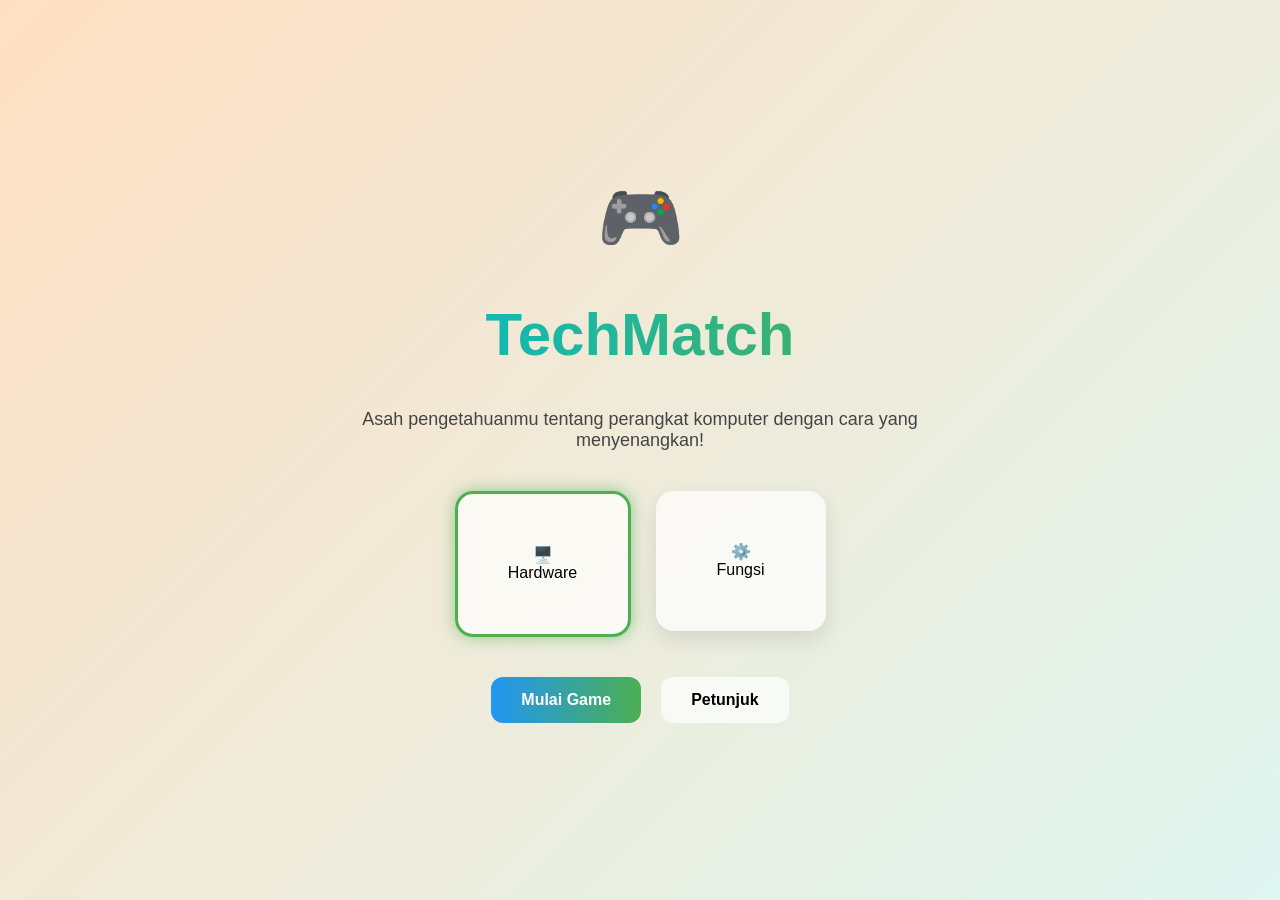
<file: index.html>
<!DOCTYPE html>
<html lang="id">
<head>
  <meta charset="UTF-8">
  <title>TechMatch</title>
  <link rel="stylesheet" href="style.css">
</head>
<body>

<div class="container">

  <!-- Logo -->
  <div class="logo">🎮</div>

  <!-- Judul -->
  <h1 class="title">TechMatch</h1>
  <p class="subtitle">
    Asah pengetahuanmu tentang perangkat komputer dengan cara yang menyenangkan!
  </p>

  <!-- Pilihan Game -->
  <div class="menu">
    <div class="card active" data-game="hardware">
      🖥️
      <span>Hardware</span>
    </div>

    <div class="card" data-game="fungsi">
      ⚙️
      <span>Fungsi</span>
    </div>
  </div>

  <!-- Tombol -->
  <div class="buttons">
    <button class="btn primary">Mulai Game</button>
    <button class="btn secondary">Petunjuk</button>
  </div>

</div>

<script src="script.js"></script>
</body>
</html>
</file>
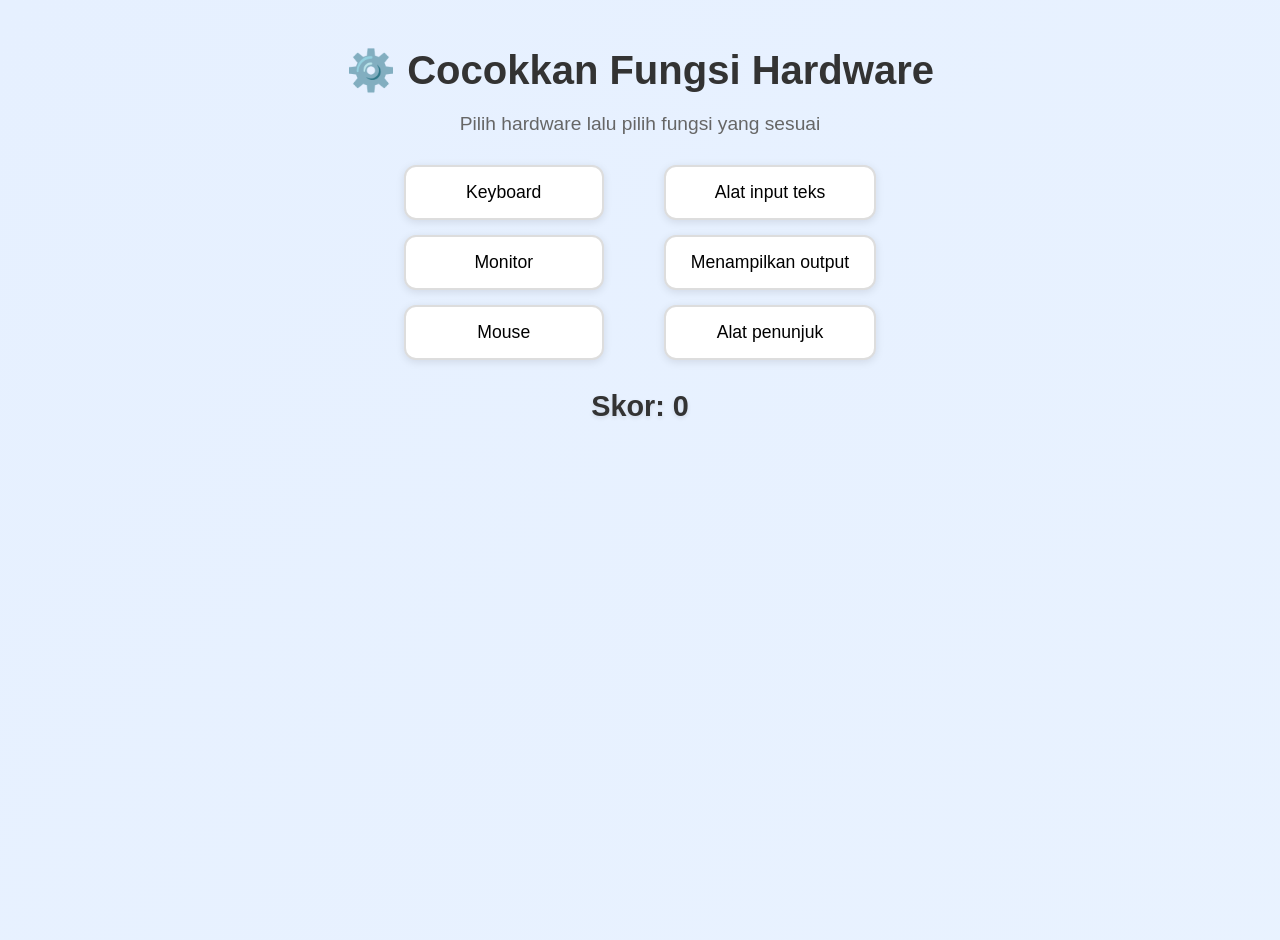
<file: Fungsi.html>
<!DOCTYPE html>
<html lang="id">
<head>
<meta charset="UTF-8">
<title>Cocokkan Fungsi</title>

<style>
body {
  font-family: 'Segoe UI', sans-serif;
  text-align: center;
  background: linear-gradient(-45deg, #f0f8ff, #e6f0ff);
  background-size: 400% 400%;
  animation: gradientMove 8s ease infinite;
  margin: 0;
  padding: 20px;
  min-height: 100vh;
}

@keyframes gradientMove {
  0% { background-position: 0% 50%; }
  50% { background-position: 100% 50%; }
  100% { background-position: 0% 50%; }
}

h1 {
  color: #333;
  margin-bottom: 10px;
  font-size: 2.5em;
}

p {
  color: #666;
  font-size: 1.2em;
  margin-bottom: 30px;
}

.container {
  display: flex;
  justify-content: center;
  align-items: flex-start;
  gap: 60px;
  margin: 30px auto;
  max-width: 900px;
  flex-wrap: wrap;
}

.container > div {
  display: flex;
  flex-direction: column;
  gap: 15px;
  min-width: 200px;
}

/* Hardware */
.hardware {
  background: white;
  padding: 15px 25px;
  margin: 0;
  border-radius: 12px;
  cursor: pointer;
  border: 2px solid #ddd;
  font-weight: 500;
  font-size: 1.1em;
  transition: all 0.3s ease;
  box-shadow: 0 2px 8px rgba(0,0,0,0.1);
  text-align: center;
}

.hardware:hover {
  transform: translateY(-2px);
  box-shadow: 0 4px 15px rgba(0,0,0,0.15);
  border-color: #bbb;
}

.hardware.selected {
  border-color: #2196f3;
  background: linear-gradient(135deg, #e3f2fd, #bbdefb);
  box-shadow: 0 0 20px rgba(33, 150, 243, 0.3);
}

/* Fungsi */
.function {
  background: white;
  padding: 15px 25px;
  margin: 0;
  border-radius: 12px;
  cursor: pointer;
  border: 2px solid #ddd;
  font-weight: 500;
  font-size: 1.1em;
  transition: all 0.3s ease;
  box-shadow: 0 2px 8px rgba(0,0,0,0.1);
  text-align: center;
}

.function:hover {
  transform: translateY(-2px);
  box-shadow: 0 4px 15px rgba(0,0,0,0.15);
  border-color: #bbb;
}

.function.correct {
  background: linear-gradient(135deg, #4caf50, #45a049);
  color: white;
  border-color: #4caf50;
  animation: correctPulse 0.6s ease;
}

.function.wrong {
  background: linear-gradient(135deg, #f44336, #d32f2f);
  color: white;
  border-color: #f44336;
  animation: wrongShake 0.6s ease;
}

@keyframes correctPulse {
  0% { transform: scale(1); }
  50% { transform: scale(1.05); }
  100% { transform: scale(1); }
}

@keyframes wrongShake {
  0%, 100% { transform: translateX(0); }
  25% { transform: translateX(-5px); }
  75% { transform: translateX(5px); }
}

#score {
  font-size: 1.8em;
  font-weight: bold;
  color: #333;
  margin-top: 30px;
  text-shadow: 0 2px 4px rgba(0,0,0,0.1);
}

/* Responsive */
@media (max-width: 768px) {
  .container {
    flex-direction: column;
    gap: 30px;
  }

  .container > div {
    min-width: auto;
  }

  h1 {
    font-size: 2em;
  }
}
</style>

</head>
<body>

<h1>⚙️ Cocokkan Fungsi Hardware</h1>
<p>Pilih hardware lalu pilih fungsi yang sesuai</p>

<div class="container">

  <!-- HARDWARE -->
  <div>
    <div class="hardware" data-name="Keyboard">Keyboard</div>
    <div class="hardware" data-name="Monitor">Monitor</div>
    <div class="hardware" data-name="Mouse">Mouse</div>
  </div>

  <!-- FUNGSI -->
  <div>
    <div class="function">Alat input teks</div>
    <div class="function">Menampilkan output</div>
    <div class="function">Alat penunjuk</div>
  </div>

</div>

<h2 id="score">Skor: 0</h2>

<script>
let selectedHardware = null;
let score = 0;

const hardwares = document.querySelectorAll(".hardware");
const functions = document.querySelectorAll(".function");
const scoreText = document.getElementById("score");

// mapping jawaban benar
const answers = {
  "Keyboard": "Alat input teks",
  "Monitor": "Menampilkan output",
  "Mouse": "Alat penunjuk"
};

// pilih hardware
hardwares.forEach(hw => {
  hw.addEventListener("click", () => {
    hardwares.forEach(h => h.classList.remove("selected"));
    hw.classList.add("selected");
    selectedHardware = hw;
  });
});

// pilih fungsi
functions.forEach(fn => {
  fn.addEventListener("click", () => {

    if (!selectedHardware) {
      alert("Pilih hardware dulu!");
      return;
    }

    const correct = answers[selectedHardware.dataset.name];

    if (fn.textContent === correct) {
      fn.classList.add("correct");
      score++;
      scoreText.textContent = "Skor: " + score;

      selectedHardware.style.opacity = "0.5";
      selectedHardware.style.pointerEvents = "none";

    } else {
      fn.classList.add("wrong");
      setTimeout(() => {
        fn.classList.remove("wrong");
      }, 800);
    }

    selectedHardware.classList.remove("selected");
    selectedHardware = null;

  });
});
</script>

</body>
</html>
</file>
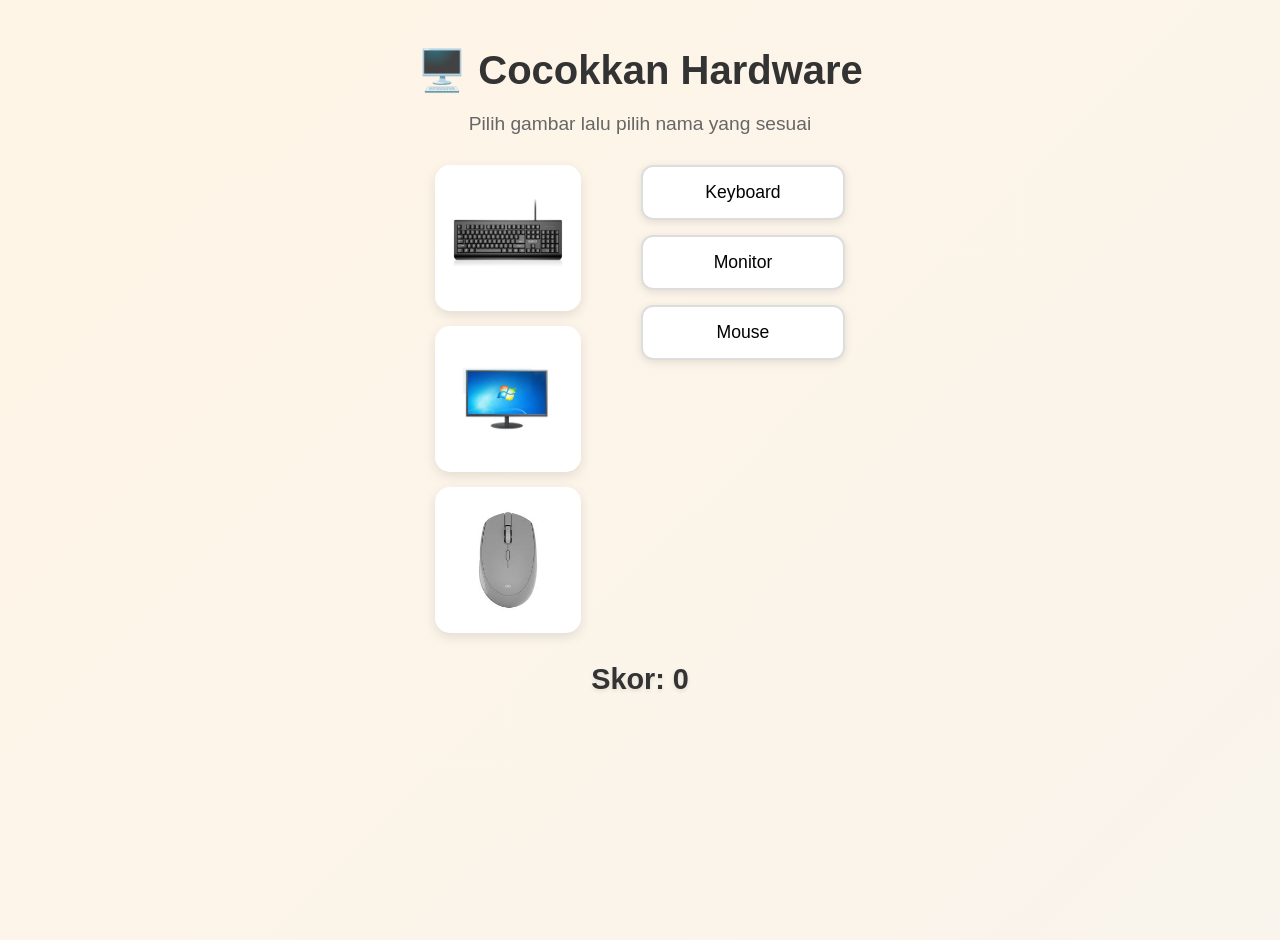
<file: Hardwere.html>
<!DOCTYPE html>
<html lang="id">
<head>
<meta charset="UTF-8">
<title>Cocokkan Hardware</title>

<style>
body {
  font-family: 'Segoe UI', sans-serif;
  text-align: center;
  background: linear-gradient(-45deg, #e6f0ff, #fff5e6);
  background-size: 400% 400%;
  animation: gradientMove 8s ease infinite;
  margin: 0;
  padding: 20px;
  min-height: 100vh;
}

@keyframes gradientMove {
  0% { background-position: 0% 50%; }
  50% { background-position: 100% 50%; }
  100% { background-position: 0% 50%; }
}

h1 {
  color: #333;
  margin-bottom: 10px;
  font-size: 2.5em;
}

p {
  color: #666;
  font-size: 1.2em;
  margin-bottom: 30px;
}

.container {
  display: flex;
  justify-content: center;
  align-items: flex-start;
  gap: 60px;
  margin: 30px auto;
  max-width: 800px;
  flex-wrap: wrap;
}

/* Gambar */
.images {
  display: flex;
  flex-direction: column;
  gap: 15px;
}

.images img {
  width: 120px;
  height: 120px;
  object-fit: contain;
  margin: 0;
  cursor: pointer;
  border: 3px solid transparent;
  border-radius: 15px;
  background: white;
  padding: 10px;
  transition: all 0.3s ease;
  box-shadow: 0 4px 12px rgba(0,0,0,0.1);
}

.images img:hover {
  transform: scale(1.05);
  box-shadow: 0 6px 20px rgba(0,0,0,0.15);
}

.images img.selected {
  border-color: #2196f3;
  box-shadow: 0 0 20px rgba(33, 150, 243, 0.4);
}

/* Nama */
.names {
  display: flex;
  flex-direction: column;
  gap: 15px;
}

.name {
  background: white;
  padding: 15px 25px;
  margin: 0;
  cursor: pointer;
  border-radius: 12px;
  border: 2px solid #ddd;
  font-weight: 500;
  font-size: 1.1em;
  transition: all 0.3s ease;
  box-shadow: 0 2px 8px rgba(0,0,0,0.1);
  min-width: 150px;
}

.name:hover {
  transform: translateY(-2px);
  box-shadow: 0 4px 15px rgba(0,0,0,0.15);
  border-color: #bbb;
}

.name.correct {
  background: linear-gradient(135deg, #4caf50, #45a049);
  color: white;
  border-color: #4caf50;
  animation: correctPulse 0.6s ease;
}

.name.wrong {
  background: linear-gradient(135deg, #f44336, #d32f2f);
  color: white;
  border-color: #f44336;
  animation: wrongShake 0.6s ease;
}

@keyframes correctPulse {
  0% { transform: scale(1); }
  50% { transform: scale(1.05); }
  100% { transform: scale(1); }
}

@keyframes wrongShake {
  0%, 100% { transform: translateX(0); }
  25% { transform: translateX(-5px); }
  75% { transform: translateX(5px); }
}

#score {
  font-size: 1.8em;
  font-weight: bold;
  color: #333;
  margin-top: 30px;
  text-shadow: 0 2px 4px rgba(0,0,0,0.1);
}

/* Responsive */
@media (max-width: 768px) {
  .container {
    flex-direction: column;
    gap: 30px;
  }

  .images img {
    width: 100px;
    height: 100px;
  }

  h1 {
    font-size: 2em;
  }
}
</style>

</head>
<body>

<h1>🖥️ Cocokkan Hardware</h1>
<p>Pilih gambar lalu pilih nama yang sesuai</p>

<div class="container">

  <!-- GAMBAR -->
  <div class="images">
    <img src="img/Keyboard.png" data-name="Keyboard">
    <img src="img/Monitor.png" data-name="Monitor">
    <img src="img/Mouse.png" data-name="Mouse">
  </div>

  <!-- NAMA -->
  <div class="names">
    <div class="name">Keyboard</div>
    <div class="name">Monitor</div>
    <div class="name">Mouse</div>
  </div>

</div>

<h2 id="score">Skor: 0</h2>

<script>
let selectedImage = null;
let score = 0;

const images = document.querySelectorAll(".images img");
const names = document.querySelectorAll(".name");
const scoreText = document.getElementById("score");

// pilih gambar
images.forEach(img => {
  img.addEventListener("click", () => {
    images.forEach(i => i.classList.remove("selected"));
    img.classList.add("selected");
    selectedImage = img;
  });
});

// pilih nama
names.forEach(name => {
  name.addEventListener("click", () => {

    if (!selectedImage) {
      alert("Pilih gambar dulu!");
      return;
    }

    const correct = selectedImage.dataset.name;

    if (name.textContent === correct) {
      name.classList.add("correct");
      score++;
      scoreText.textContent = "Skor: " + score;

      selectedImage.style.opacity = "0.5";
      selectedImage.style.pointerEvents = "none";

    } else {
      name.classList.add("wrong");
      setTimeout(() => {
        name.classList.remove("wrong");
      }, 800);
    }

    selectedImage.classList.remove("selected");
    selectedImage = null;

  });
});
</script>

</body>
</html>
</file>
<file: style.css>
body {
  margin: 0;
  font-family: 'Segoe UI', sans-serif;

  /* GRADIENT GERAK (HALUS) */
  background: linear-gradient(-45deg, #e6f0ff, #fff5e6, #d4fcff, #ffe0c3);
  background-size: 400% 400%;
  animation: gradientMove 12s ease infinite;

  display: flex;
  justify-content: center;
  align-items: center;
  height: 100vh;
}

/* ANIMASI */
@keyframes gradientMove {
  0% { background-position: 0% 50%; }
  50% { background-position: 100% 50%; }
  100% { background-position: 0% 50%; }
}

/* Container */
.container {
  text-align: center;
  max-width: 600px;
}

/* Logo */
.logo {
  font-size: 70px;
  margin-bottom: 10px;
}

/* Title */
.title {
  font-size: 60px;
  font-weight: bold;
  background: linear-gradient(to right, #00bcd4, #4caf50);
  background-clip: text;
  -webkit-background-clip: text;
  color: transparent;
}

/* Subtitle */
.subtitle {
  color: #444;
  font-size: 18px;
  margin-bottom: 40px;
}

/* Menu */
.menu {
  display: flex;
  justify-content: center;
  gap: 25px;
  margin-bottom: 40px;
}

/* Card */
.card {
  width: 170px;
  height: 140px;
  background: rgba(255,255,255,0.7);
  backdrop-filter: blur(8px);
  border-radius: 18px;
  cursor: pointer;

  display: flex;
  flex-direction: column;
  justify-content: center;
  align-items: center;

  transition: all 0.3s ease;
  box-shadow: 0 8px 20px rgba(0,0,0,0.1);
}

/* Hover */
.card:hover {
  transform: translateY(-8px) scale(1.05);
}

/* Active Card */
.card.active {
  border: 3px solid #4caf50;
  box-shadow: 0 0 15px rgba(76, 175, 80, 0.6);
}

/* Buttons */
.buttons {
  display: flex;
  justify-content: center;
  gap: 20px;
}

/* Button */
.btn {
  padding: 14px 30px;
  border-radius: 12px;
  border: none;
  cursor: pointer;
  font-weight: bold;
  font-size: 16px;
  transition: 0.3s;
}

/* Primary */
.primary {
  background: linear-gradient(to right, #2196f3, #4caf50);
  color: white;
}

.primary:hover {
  transform: scale(1.05);
}

/* Secondary */
.secondary {
  background: rgba(255,255,255,0.7);
}

.secondary:hover {
  background: #ddd;
}

/* Modal */
.modal {
  position: fixed;
  top: 0;
  left: 0;
  width: 100%;
  height: 100%;
  background: rgba(0,0,0,0.5);
  display: flex;
  justify-content: center;
  align-items: center;
}

/* Modal Content */
.modal-content {
  background: white;
  padding: 25px;
  border-radius: 15px;
  text-align: center;
  width: 320px;
  animation: fadeIn 0.3s ease;
}

/* Animasi modal */
@keyframes fadeIn {
  from { opacity: 0; transform: scale(0.8); }
  to { opacity: 1; transform: scale(1); }
}
</file>
